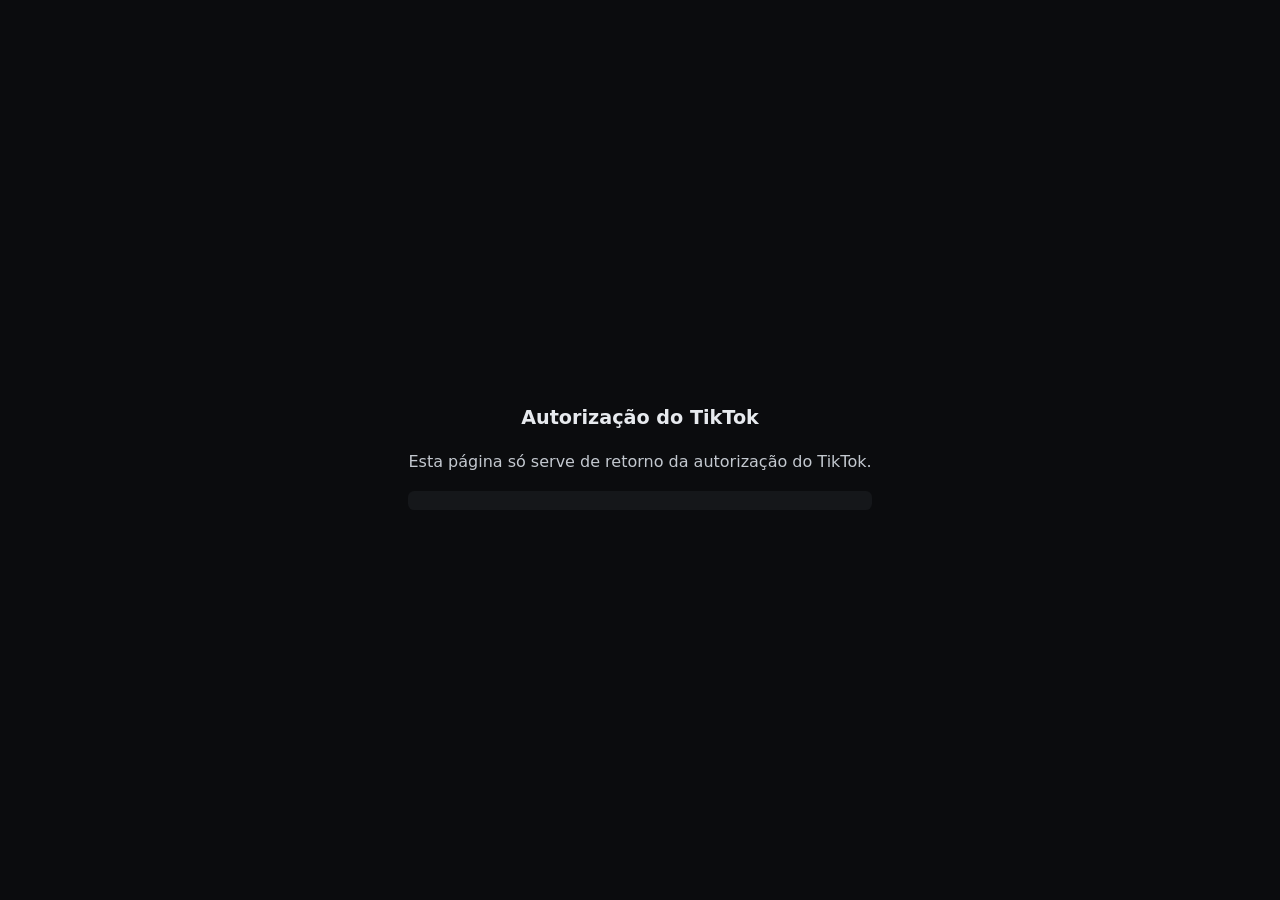
<file: tiktok/index.html>
<!doctype html>
<html lang="pt-BR">
<head>
<meta charset="utf-8">
<meta name="viewport" content="width=device-width,initial-scale=1">
<title>TikTok · Por Dentro da Ocorrência</title>
<style>
  :root { color-scheme: dark; }
  body { margin:0; display:grid; place-items:center; min-height:100vh; background:#0b0c0e; color:#e7eaee;
         font:16px/1.6 system-ui,-apple-system,"Segoe UI",sans-serif; }
  main { max-width:32rem; padding:2rem 1.5rem; text-align:center; }
  p { color:#c3c8cf; }
  code { display:block; margin-top:1rem; padding:.6rem; background:#15171a; border-radius:.4rem; word-break:break-all; font-size:.8rem; }
</style>
<!--site:icones-->
<link rel="icon" href="../favicon.ico" sizes="any">
<link rel="icon" type="image/png" sizes="32x32" href="../favicon-32.png">
<link rel="apple-touch-icon" href="../apple-touch-icon.png">
<!--/site:icones-->
</head>
<body>
<main>
  <h1 style="font-size:1.2rem">Autorização do TikTok</h1>
  <p id="msg">Voltando pro painel da fábrica…</p>
  <code id="cod" hidden></code>
</main>
<script>
  // Ponte do login do TikTok (05/10/2026): o TikTok só devolve pra endereço https, e o painel
  // roda no computador do criador. Esta página repassa o código pro painel local.
  var q = location.search;
  var p = new URLSearchParams(q);
  if (p.get("error")) {
    document.getElementById("msg").textContent = "O TikTok recusou a autorização: " + (p.get("error_description") || p.get("error"));
  } else if (p.get("code")) {
    document.getElementById("cod").textContent = location.href;
    document.getElementById("cod").hidden = false;
    document.getElementById("msg").textContent =
      "Voltando pro painel. Se ele não abrir, copie o endereço abaixo e cole na seção TikTok da aba Instagram.";
    location.replace("http://localhost:3000/api/tiktok/callback" + q);
  } else {
    document.getElementById("msg").textContent = "Esta página só serve de retorno da autorização do TikTok.";
  }
</script>
</body>
</html>
</file>
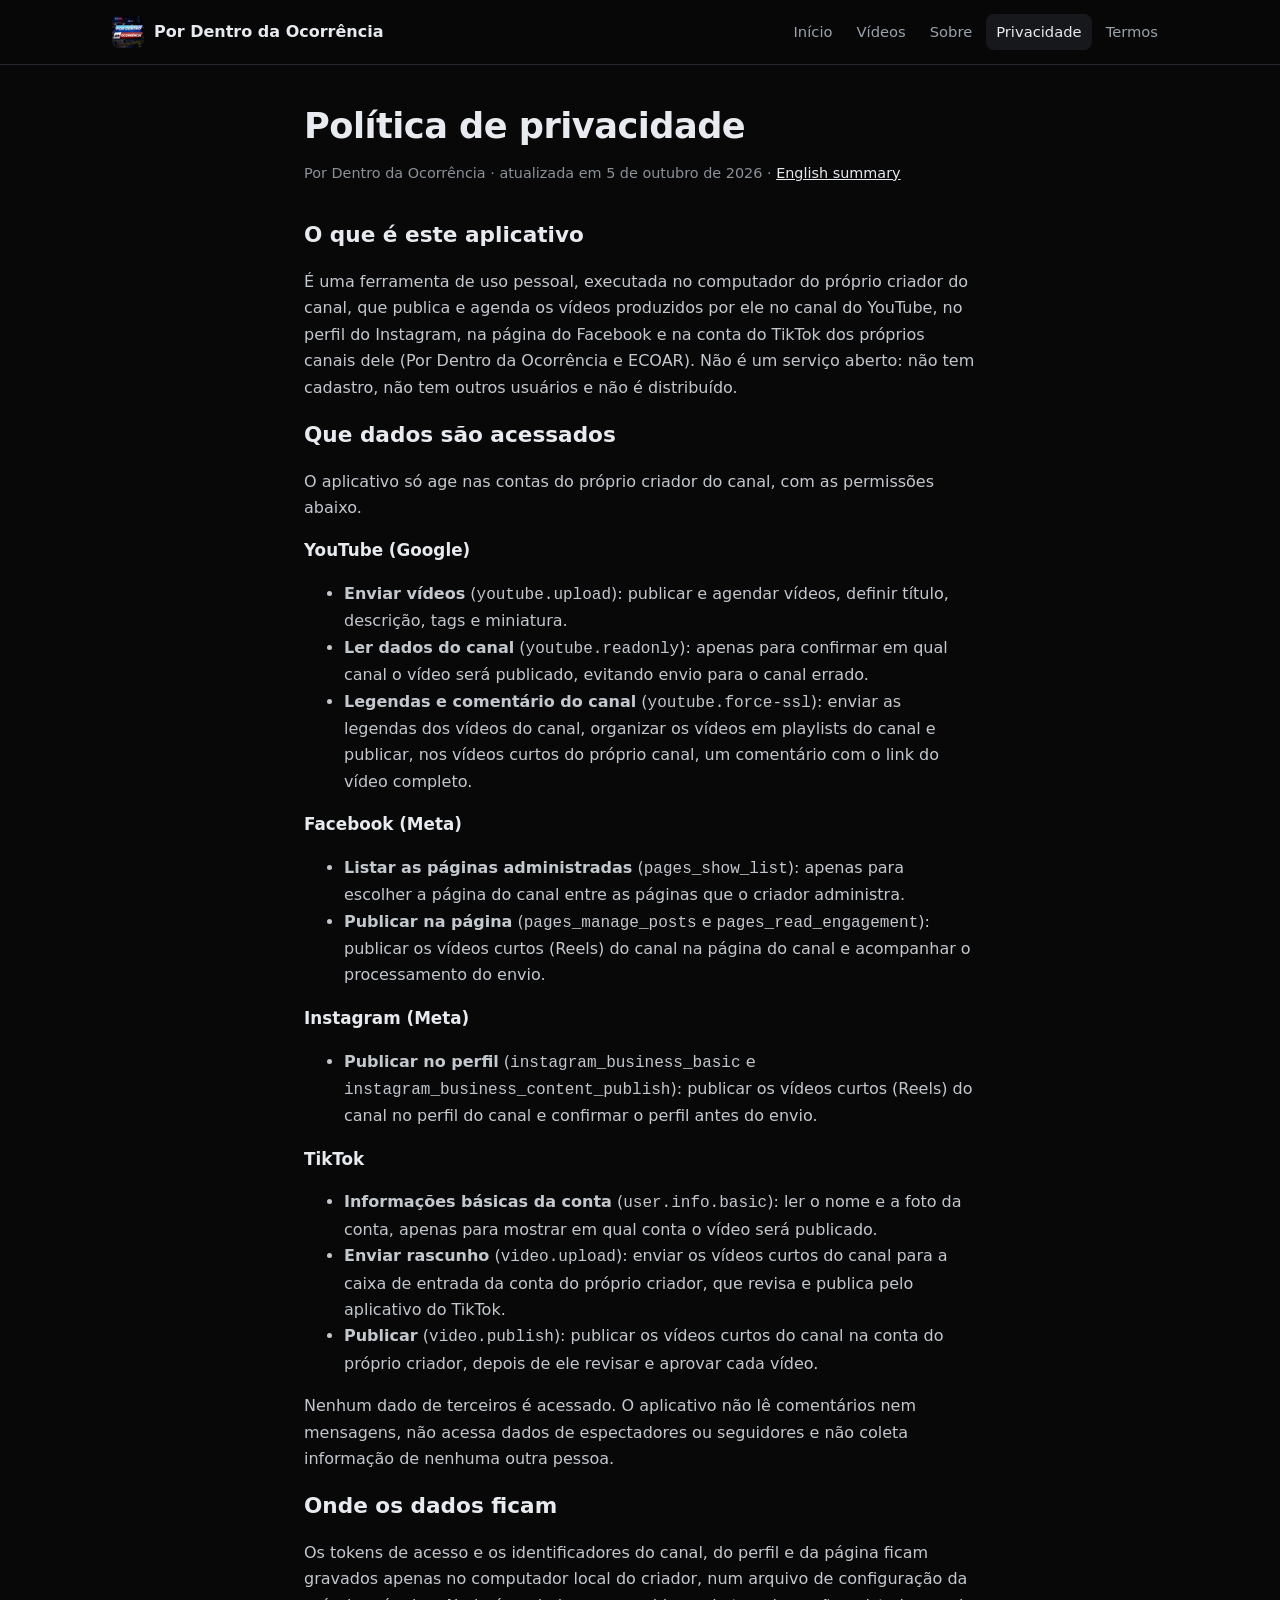
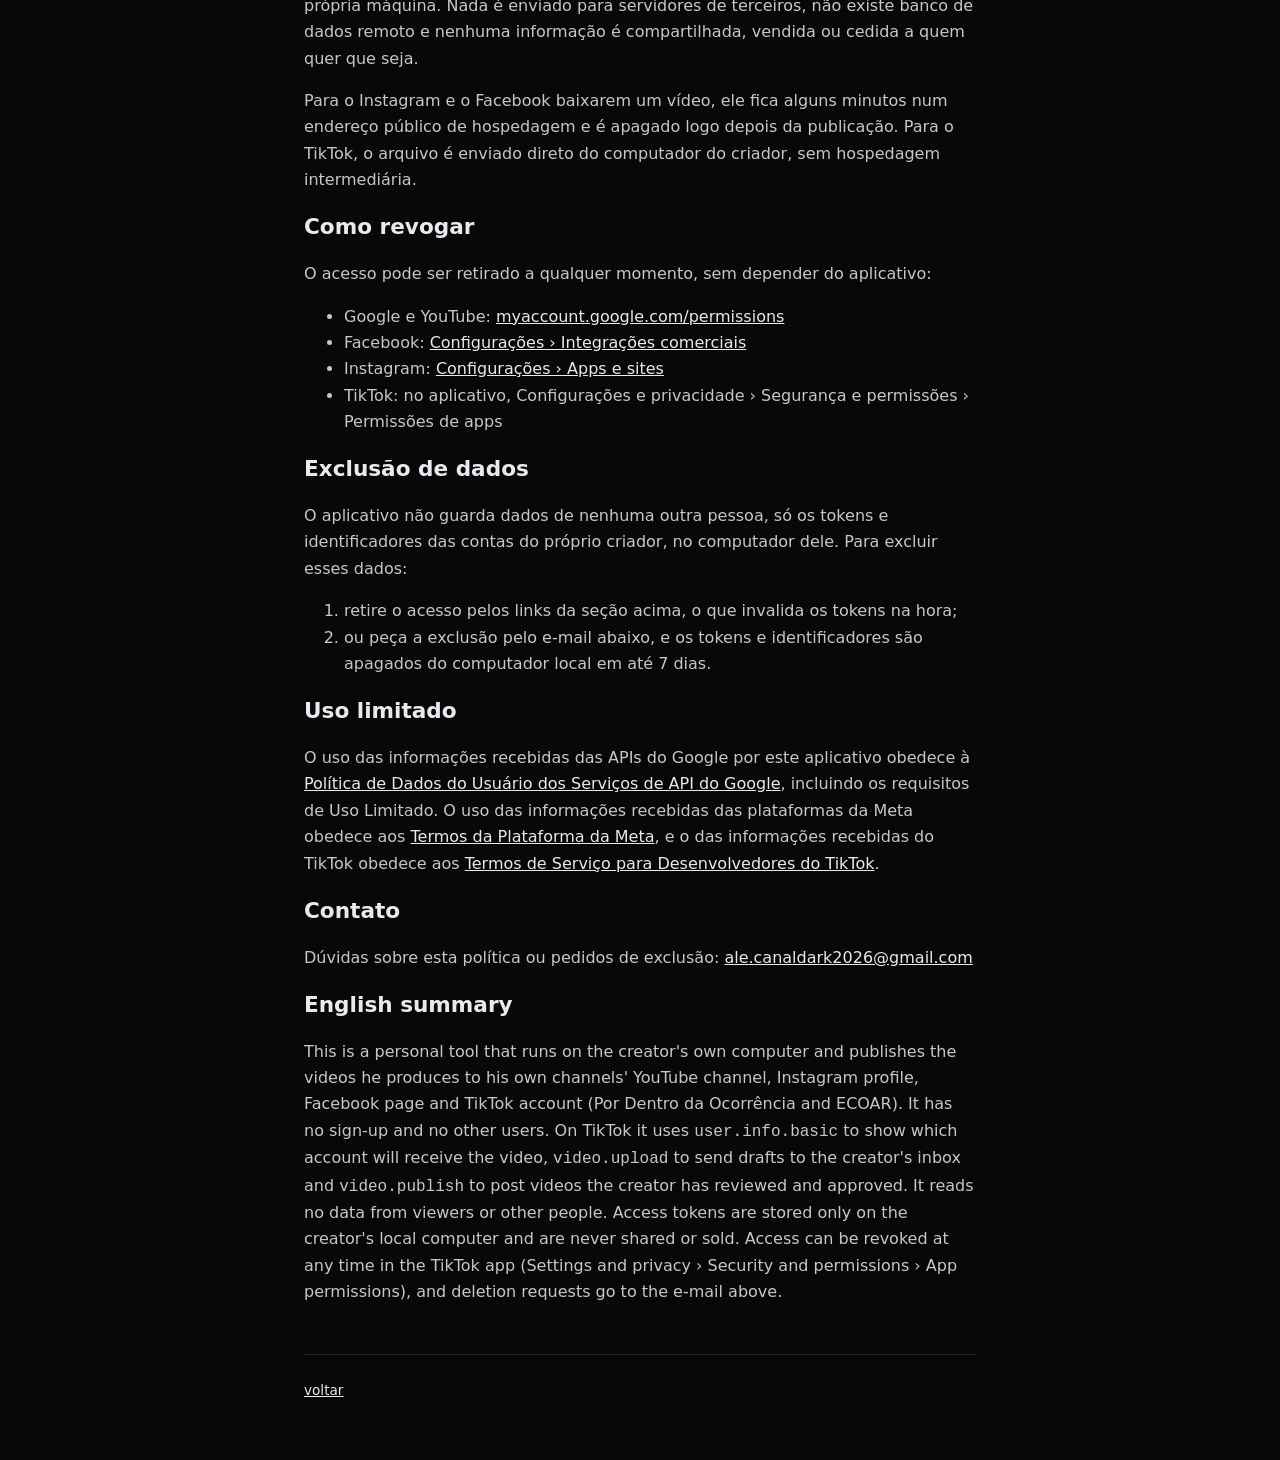
<file: privacidade.html>
<!doctype html>
<html lang="pt-BR">
<head>
<meta charset="utf-8">
<meta name="viewport" content="width=device-width,initial-scale=1">
<title>Política de privacidade · Por Dentro da Ocorrência</title>
<style>
  :root { color-scheme: dark; }
  body { margin:0; padding:3rem 1.5rem; background:#0b0c0e; color:#e7eaee;
         font:16px/1.7 system-ui,-apple-system,"Segoe UI",sans-serif; }
  main { max-width:42rem; margin:0 auto; }
  h1 { font-size:1.5rem; margin:0 0 .5rem; }
  h2 { font-size:1.05rem; margin:2.2rem 0 .6rem; }
  h3 { font-size:.98rem; margin:1.4rem 0 .4rem; }
  p, li { color:#c3c8cf; }
  a { color:#e7eaee; }
  .data { color:#8b9199; font-size:.9rem; margin-bottom:2rem; }
  .fim { margin-top:3rem; padding-top:1.5rem; border-top:1px solid #23262b; font-size:.85rem; color:#8b9199; }
</style>
<!--site:icones-->
<link rel="icon" href="favicon.ico" sizes="any">
<link rel="icon" type="image/png" sizes="32x32" href="favicon-32.png">
<link rel="apple-touch-icon" href="apple-touch-icon.png">
<!--/site:icones-->
<!--site:css--><link rel="stylesheet" href="site.css"><style>body{padding:0}main{padding-top:40px}</style>
</head>
<body>
<!--site:topo-->
<header class="topo"><div class="faixa">
  <a class="marca" href="index.html"><img src="favicon-32.png" srcset="apple-touch-icon.png 2x" width="32" height="32" alt=""><span>Por Dentro da Ocorrência</span></a>
  <nav><a href="index.html">Início</a><a href="videos.html">Vídeos</a><a href="sobre.html">Sobre</a><a href="privacidade.html" aria-current="page">Privacidade</a><a href="termos.html">Termos</a></nav>
</div></header>
<!--/site:topo-->
<main>
  <h1>Política de privacidade</h1>
  <p class="data">Por Dentro da Ocorrência · atualizada em 5 de outubro de 2026 · <a href="#english">English summary</a></p>

  <h2>O que é este aplicativo</h2>
  <p>
    É uma ferramenta de uso pessoal, executada no computador do próprio criador do canal, que
    publica e agenda os vídeos produzidos por ele no canal do YouTube, no perfil do Instagram,
    na página do Facebook e na conta do TikTok dos próprios canais dele (Por Dentro da Ocorrência
    e ECOAR). Não é um serviço aberto: não tem cadastro, não tem outros usuários e não é
    distribuído.
  </p>

  <h2>Que dados são acessados</h2>
  <p>
    O aplicativo só age nas contas do próprio criador do canal, com as permissões abaixo.
  </p>

  <h3>YouTube (Google)</h3>
  <ul>
    <li><strong>Enviar vídeos</strong> (<code>youtube.upload</code>): publicar e agendar vídeos, definir título, descrição, tags e miniatura.</li>
    <li><strong>Ler dados do canal</strong> (<code>youtube.readonly</code>): apenas para confirmar em qual canal o vídeo será publicado, evitando envio para o canal errado.</li>
    <li><strong>Legendas e comentário do canal</strong> (<code>youtube.force-ssl</code>): enviar as legendas dos vídeos do canal, organizar os vídeos em playlists do canal e publicar, nos vídeos curtos do próprio canal, um comentário com o link do vídeo completo.</li>
  </ul>

  <h3>Facebook (Meta)</h3>
  <ul>
    <li><strong>Listar as páginas administradas</strong> (<code>pages_show_list</code>): apenas para escolher a página do canal entre as páginas que o criador administra.</li>
    <li><strong>Publicar na página</strong> (<code>pages_manage_posts</code> e <code>pages_read_engagement</code>): publicar os vídeos curtos (Reels) do canal na página do canal e acompanhar o processamento do envio.</li>
  </ul>

  <h3>Instagram (Meta)</h3>
  <ul>
    <li><strong>Publicar no perfil</strong> (<code>instagram_business_basic</code> e <code>instagram_business_content_publish</code>): publicar os vídeos curtos (Reels) do canal no perfil do canal e confirmar o perfil antes do envio.</li>
  </ul>

  <h3>TikTok</h3>
  <ul>
    <li><strong>Informações básicas da conta</strong> (<code>user.info.basic</code>): ler o nome e a foto da conta, apenas para mostrar em qual conta o vídeo será publicado.</li>
    <li><strong>Enviar rascunho</strong> (<code>video.upload</code>): enviar os vídeos curtos do canal para a caixa de entrada da conta do próprio criador, que revisa e publica pelo aplicativo do TikTok.</li>
    <li><strong>Publicar</strong> (<code>video.publish</code>): publicar os vídeos curtos do canal na conta do próprio criador, depois de ele revisar e aprovar cada vídeo.</li>
  </ul>

  <p>
    Nenhum dado de terceiros é acessado. O aplicativo não lê comentários nem mensagens, não acessa
    dados de espectadores ou seguidores e não coleta informação de nenhuma outra pessoa.
  </p>

  <h2>Onde os dados ficam</h2>
  <p>
    Os tokens de acesso e os identificadores do canal, do perfil e da página ficam gravados apenas
    no computador local do criador, num arquivo de configuração da própria máquina. Nada é enviado
    para servidores de terceiros, não existe banco de dados remoto e nenhuma informação é
    compartilhada, vendida ou cedida a quem quer que seja.
  </p>
  <p>
    Para o Instagram e o Facebook baixarem um vídeo, ele fica alguns minutos num endereço público
    de hospedagem e é apagado logo depois da publicação. Para o TikTok, o arquivo é enviado
    direto do computador do criador, sem hospedagem intermediária.
  </p>

  <h2>Como revogar</h2>
  <p>
    O acesso pode ser retirado a qualquer momento, sem depender do aplicativo:
  </p>
  <ul>
    <li>Google e YouTube: <a href="https://myaccount.google.com/permissions">myaccount.google.com/permissions</a></li>
    <li>Facebook: <a href="https://www.facebook.com/settings?tab=business_tools">Configurações › Integrações comerciais</a></li>
    <li>Instagram: <a href="https://www.instagram.com/accounts/manage_access/">Configurações › Apps e sites</a></li>
    <li>TikTok: no aplicativo, Configurações e privacidade › Segurança e permissões › Permissões de apps</li>
  </ul>

  <h2 id="exclusao">Exclusão de dados</h2>
  <p>
    O aplicativo não guarda dados de nenhuma outra pessoa, só os tokens e identificadores das
    contas do próprio criador, no computador dele. Para excluir esses dados:
  </p>
  <ol>
    <li>retire o acesso pelos links da seção acima, o que invalida os tokens na hora;</li>
    <li>ou peça a exclusão pelo e-mail abaixo, e os tokens e identificadores são apagados do computador local em até 7 dias.</li>
  </ol>

  <h2>Uso limitado</h2>
  <p>
    O uso das informações recebidas das APIs do Google por este aplicativo obedece à
    <a href="https://developers.google.com/terms/api-services-user-data-policy">Política de Dados do Usuário dos Serviços de API do Google</a>,
    incluindo os requisitos de Uso Limitado. O uso das informações recebidas das plataformas da
    Meta obedece aos <a href="https://developers.facebook.com/terms/">Termos da Plataforma da Meta</a>,
    e o das informações recebidas do TikTok obedece aos
    <a href="https://www.tiktok.com/legal/page/global/tik-tok-developer-terms-of-service/en">Termos de Serviço para Desenvolvedores do TikTok</a>.
  </p>

  <h2>Contato</h2>
  <p>
    Dúvidas sobre esta política ou pedidos de exclusão: <a href="mailto:ale.canaldark2026@gmail.com">ale.canaldark2026@gmail.com</a>
  </p>

  <h2 id="english">English summary</h2>
  <p>
    This is a personal tool that runs on the creator's own computer and publishes the videos he
    produces to his own channels' YouTube channel, Instagram profile, Facebook page and TikTok
    account (Por Dentro da Ocorrência and ECOAR). It has no sign-up and no other users. On TikTok
    it uses <code>user.info.basic</code> to show which account will receive the video,
    <code>video.upload</code> to send drafts to the creator's inbox and <code>video.publish</code>
    to post videos the creator has reviewed and approved. It reads no data from viewers or other
    people. Access tokens are stored only on the creator's local computer and are never shared or
    sold. Access can be revoked at any time in the TikTok app (Settings and privacy › Security and
    permissions › App permissions), and deletion requests go to the e-mail above.
  </p>

  <div class="fim"><a href="./index.html">voltar</a></div>
</main>
</body>
</html>
</file>
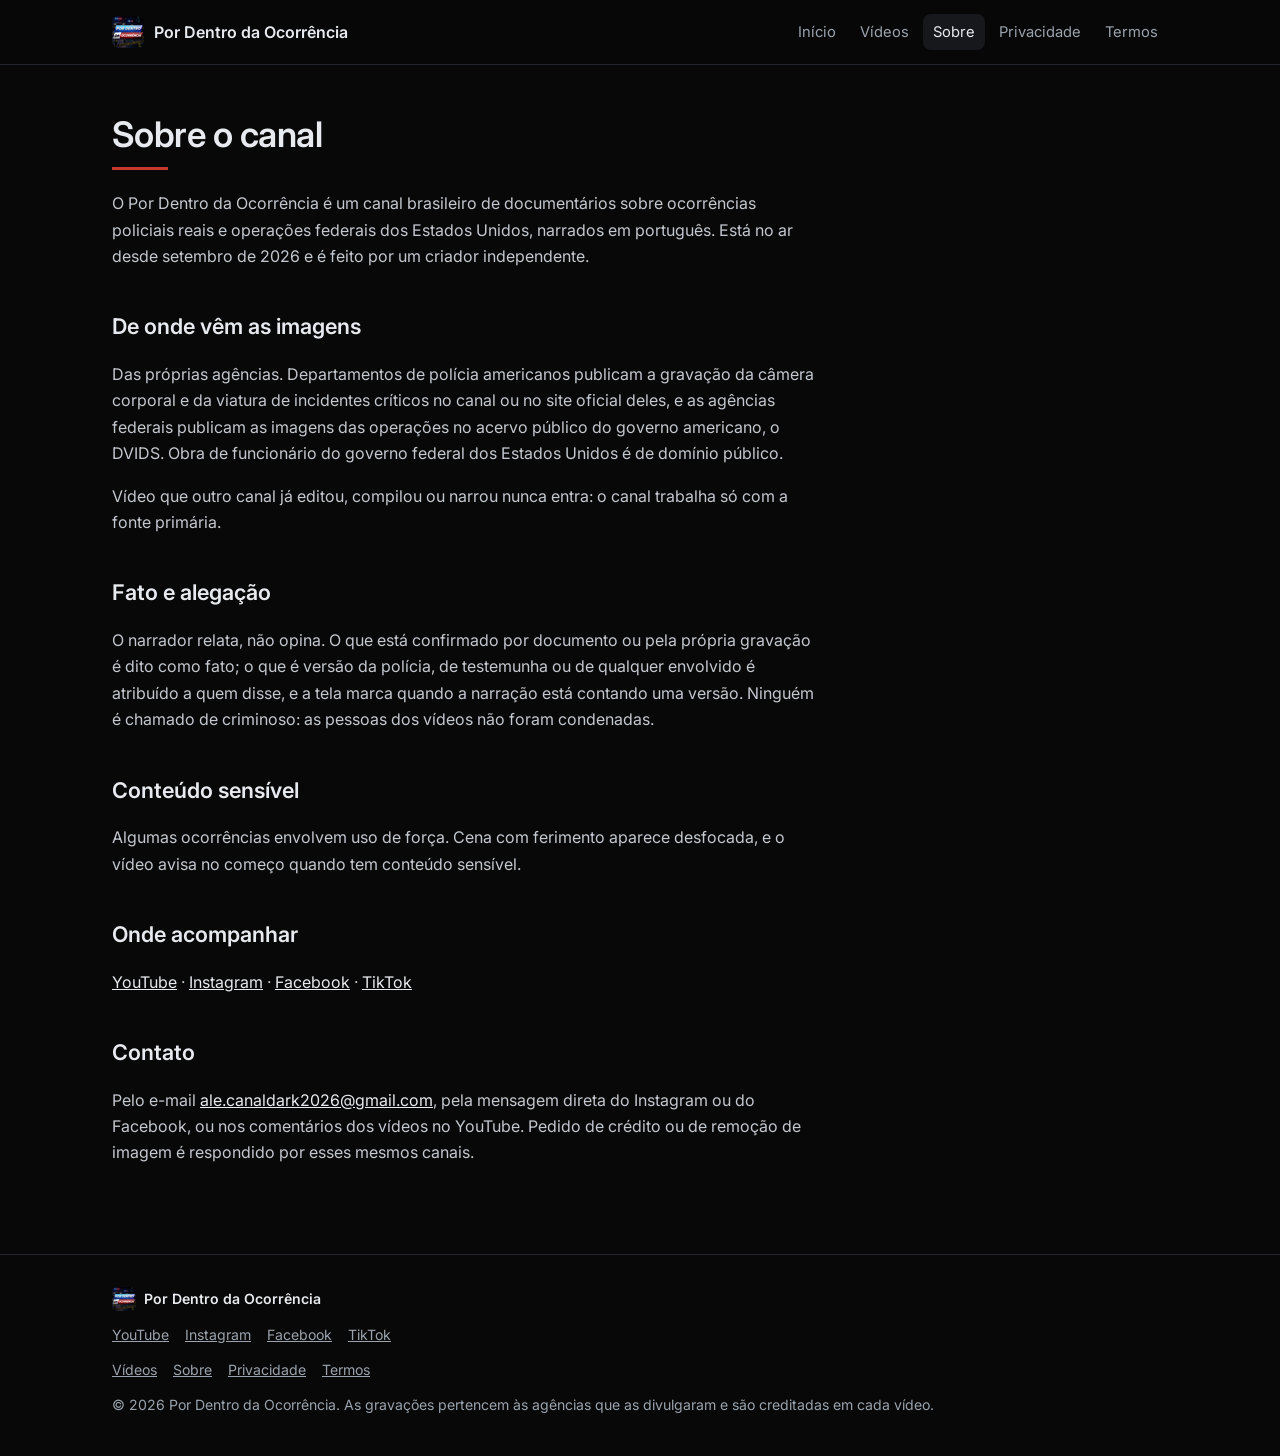
<file: sobre.html>
<!doctype html>
<html lang="pt-BR">
<head>
<meta charset="utf-8">
<meta name="viewport" content="width=device-width,initial-scale=1">
<title>Sobre · Por Dentro da Ocorrência</title>
<meta name="description" content="Quem faz o Por Dentro da Ocorrência, de onde vêm as gravações e como o canal trata fato e alegação.">
<meta property="og:title" content="Sobre · Por Dentro da Ocorrência">
<meta property="og:description" content="Quem faz o Por Dentro da Ocorrência, de onde vêm as gravações e como o canal trata fato e alegação.">
<meta property="og:image" content="https://aleroberto17.github.io/pordentrodaocorrencia/icone-512.png">
<!--site:icones-->
<link rel="icon" href="favicon.ico" sizes="any">
<link rel="icon" type="image/png" sizes="32x32" href="favicon-32.png">
<link rel="apple-touch-icon" href="apple-touch-icon.png">
<!--/site:icones-->
<link rel="preconnect" href="https://fonts.googleapis.com">
<link rel="preconnect" href="https://fonts.gstatic.com" crossorigin>
<link href="https://fonts.googleapis.com/css2?family=Inter:wght@400;500;600&display=swap" rel="stylesheet">
<link rel="stylesheet" href="site.css">
</head>
<body>
<!--site:topo-->
<header class="topo"><div class="faixa">
  <a class="marca" href="index.html"><img src="favicon-32.png" srcset="apple-touch-icon.png 2x" width="32" height="32" alt=""><span>Por Dentro da Ocorrência</span></a>
  <nav><a href="index.html">Início</a><a href="videos.html">Vídeos</a><a href="sobre.html" aria-current="page">Sobre</a><a href="privacidade.html">Privacidade</a><a href="termos.html">Termos</a></nav>
</div></header>
<!--/site:topo-->
<main><div class="faixa"><div class="texto">
  <h1>Sobre o canal</h1>
  <div class="fio"></div>
  <p>O Por Dentro da Ocorrência é um canal brasileiro de documentários sobre ocorrências policiais reais e operações federais dos Estados Unidos, narrados em português. Está no ar desde setembro de 2026 e é feito por um criador independente.</p>

  <h2>De onde vêm as imagens</h2>
  <p>Das próprias agências. Departamentos de polícia americanos publicam a gravação da câmera corporal e da viatura de incidentes críticos no canal ou no site oficial deles, e as agências federais publicam as imagens das operações no acervo público do governo americano, o DVIDS. Obra de funcionário do governo federal dos Estados Unidos é de domínio público.</p>
  <p>Vídeo que outro canal já editou, compilou ou narrou nunca entra: o canal trabalha só com a fonte primária.</p>

  <h2>Fato e alegação</h2>
  <p>O narrador relata, não opina. O que está confirmado por documento ou pela própria gravação é dito como fato; o que é versão da polícia, de testemunha ou de qualquer envolvido é atribuído a quem disse, e a tela marca quando a narração está contando uma versão. Ninguém é chamado de criminoso: as pessoas dos vídeos não foram condenadas.</p>

  <h2>Conteúdo sensível</h2>
  <p>Algumas ocorrências envolvem uso de força. Cena com ferimento aparece desfocada, e o vídeo avisa no começo quando tem conteúdo sensível.</p>

  <h2>Onde acompanhar</h2>
  <p><a href="https://www.youtube.com/@pordentrodaocorrencia" rel="noopener">YouTube</a> · <a href="https://www.instagram.com/pordentrodaocorrencia/" rel="noopener">Instagram</a> · <a href="https://www.facebook.com/1314445718427061" rel="noopener">Facebook</a> · <a href="https://www.tiktok.com/@por.dentro.da.ocorrencia" rel="noopener">TikTok</a></p>

  <h2>Contato</h2>
  <p>Pelo e-mail <a href="mailto:ale.canaldark2026@gmail.com">ale.canaldark2026@gmail.com</a>, pela mensagem direta do Instagram ou do Facebook, ou nos comentários dos vídeos no YouTube. Pedido de crédito ou de remoção de imagem é respondido por esses mesmos canais.</p>
</div></div></main>
<footer class="rodape"><div class="faixa">
  <div class="rodape-marca"><img src="favicon-32.png" width="24" height="24" alt=""> Por Dentro da Ocorrência</div>
  <nav><a href="https://www.youtube.com/@pordentrodaocorrencia" rel="noopener">YouTube</a><a href="https://www.instagram.com/pordentrodaocorrencia/" rel="noopener">Instagram</a><a href="https://www.facebook.com/1314445718427061" rel="noopener">Facebook</a><a href="https://www.tiktok.com/@por.dentro.da.ocorrencia" rel="noopener">TikTok</a></nav>
  <nav><a href="videos.html">Vídeos</a><a href="sobre.html">Sobre</a><a href="privacidade.html">Privacidade</a><a href="termos.html">Termos</a></nav>
  <p>© 2026 Por Dentro da Ocorrência. As gravações pertencem às agências que as divulgaram e são creditadas em cada vídeo.</p>
</div></footer>
</body>
</html>
</file>
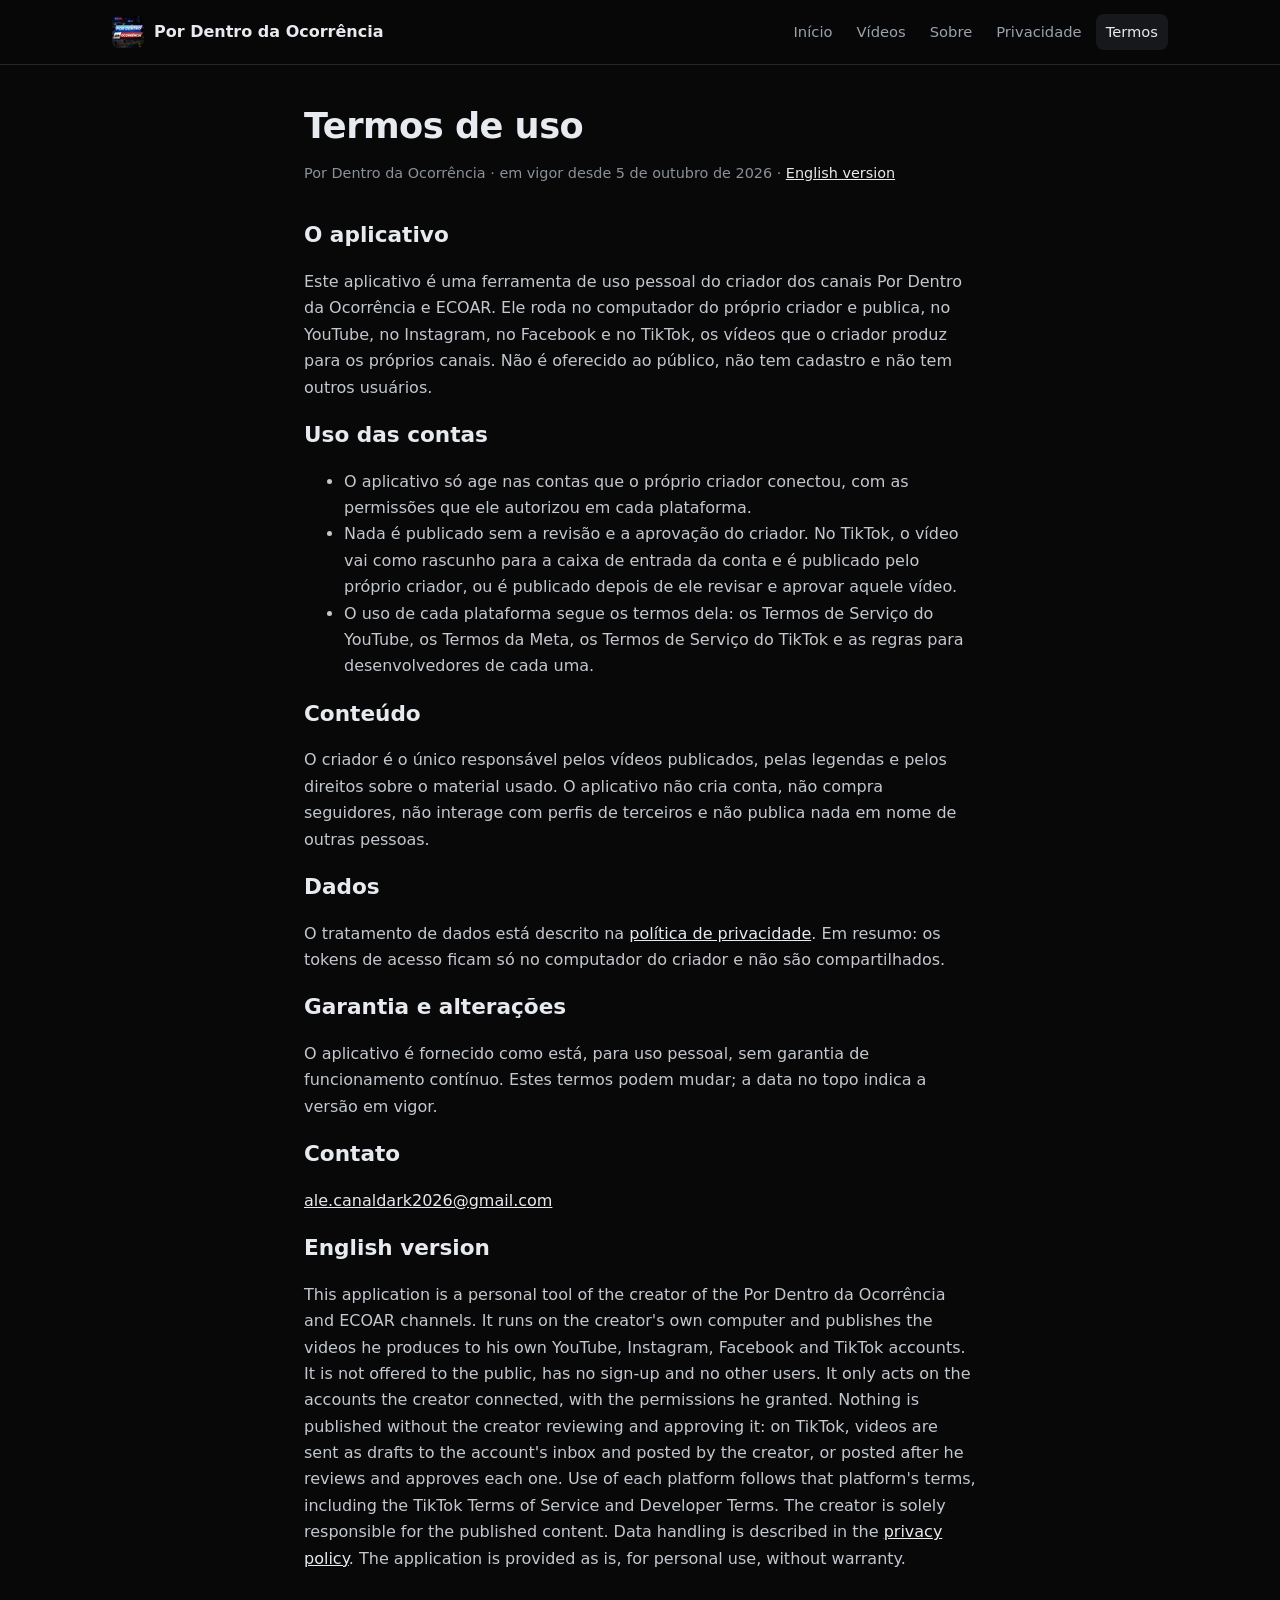
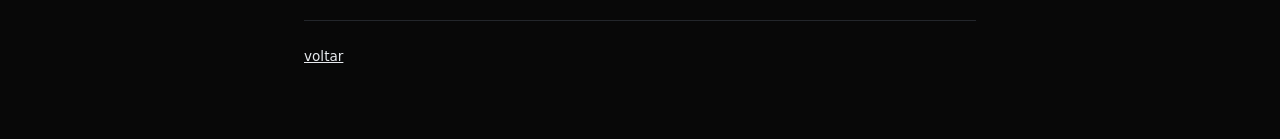
<file: termos.html>
<!doctype html>
<html lang="pt-BR">
<head>
<meta charset="utf-8">
<meta name="viewport" content="width=device-width,initial-scale=1">
<title>Termos de uso · Por Dentro da Ocorrência</title>
<style>
  :root { color-scheme: dark; }
  body { margin:0; padding:3rem 1.5rem; background:#0b0c0e; color:#e7eaee;
         font:16px/1.7 system-ui,-apple-system,"Segoe UI",sans-serif; }
  main { max-width:42rem; margin:0 auto; }
  h1 { font-size:1.5rem; margin:0 0 .5rem; }
  h2 { font-size:1.05rem; margin:2.2rem 0 .6rem; }
  p, li { color:#c3c8cf; }
  a { color:#e7eaee; }
  .data { color:#8b9199; font-size:.9rem; margin-bottom:2rem; }
  .fim { margin-top:3rem; padding-top:1.5rem; border-top:1px solid #23262b; font-size:.85rem; color:#8b9199; }
</style>
<!--site:icones-->
<link rel="icon" href="favicon.ico" sizes="any">
<link rel="icon" type="image/png" sizes="32x32" href="favicon-32.png">
<link rel="apple-touch-icon" href="apple-touch-icon.png">
<!--/site:icones-->
<!--site:css--><link rel="stylesheet" href="site.css"><style>body{padding:0}main{padding-top:40px}</style>
</head>
<body>
<!--site:topo-->
<header class="topo"><div class="faixa">
  <a class="marca" href="index.html"><img src="favicon-32.png" srcset="apple-touch-icon.png 2x" width="32" height="32" alt=""><span>Por Dentro da Ocorrência</span></a>
  <nav><a href="index.html">Início</a><a href="videos.html">Vídeos</a><a href="sobre.html">Sobre</a><a href="privacidade.html">Privacidade</a><a href="termos.html" aria-current="page">Termos</a></nav>
</div></header>
<!--/site:topo-->
<main>
  <h1>Termos de uso</h1>
  <p class="data">Por Dentro da Ocorrência · em vigor desde 5 de outubro de 2026 · <a href="#english">English version</a></p>

  <h2>O aplicativo</h2>
  <p>
    Este aplicativo é uma ferramenta de uso pessoal do criador dos canais Por Dentro da Ocorrência
    e ECOAR. Ele roda no computador do próprio criador e publica, no YouTube, no Instagram, no
    Facebook e no TikTok, os vídeos que o criador produz para os próprios canais. Não é oferecido
    ao público, não tem cadastro e não tem outros usuários.
  </p>

  <h2>Uso das contas</h2>
  <ul>
    <li>O aplicativo só age nas contas que o próprio criador conectou, com as permissões que ele autorizou em cada plataforma.</li>
    <li>Nada é publicado sem a revisão e a aprovação do criador. No TikTok, o vídeo vai como rascunho para a caixa de entrada da conta e é publicado pelo próprio criador, ou é publicado depois de ele revisar e aprovar aquele vídeo.</li>
    <li>O uso de cada plataforma segue os termos dela: os Termos de Serviço do YouTube, os Termos da Meta, os Termos de Serviço do TikTok e as regras para desenvolvedores de cada uma.</li>
  </ul>

  <h2>Conteúdo</h2>
  <p>
    O criador é o único responsável pelos vídeos publicados, pelas legendas e pelos direitos sobre o
    material usado. O aplicativo não cria conta, não compra seguidores, não interage com perfis de
    terceiros e não publica nada em nome de outras pessoas.
  </p>

  <h2>Dados</h2>
  <p>
    O tratamento de dados está descrito na <a href="./privacidade.html">política de privacidade</a>.
    Em resumo: os tokens de acesso ficam só no computador do criador e não são compartilhados.
  </p>

  <h2>Garantia e alterações</h2>
  <p>
    O aplicativo é fornecido como está, para uso pessoal, sem garantia de funcionamento contínuo.
    Estes termos podem mudar; a data no topo indica a versão em vigor.
  </p>

  <h2>Contato</h2>
  <p>
    <a href="mailto:ale.canaldark2026@gmail.com">ale.canaldark2026@gmail.com</a>
  </p>

  <h2 id="english">English version</h2>
  <p>
    This application is a personal tool of the creator of the Por Dentro da Ocorrência and ECOAR
    channels. It runs on the creator's own computer and publishes the videos he produces to his own
    YouTube, Instagram, Facebook and TikTok accounts. It is not offered to the public, has no
    sign-up and no other users. It only acts on the accounts the creator connected, with the
    permissions he granted. Nothing is published without the creator reviewing and approving it: on
    TikTok, videos are sent as drafts to the account's inbox and posted by the creator, or posted
    after he reviews and approves each one. Use of each platform follows that platform's terms,
    including the TikTok Terms of Service and Developer Terms. The creator is solely responsible for
    the published content. Data handling is described in the <a href="./privacidade.html#english">privacy policy</a>.
    The application is provided as is, for personal use, without warranty.
  </p>

  <div class="fim"><a href="./index.html">voltar</a></div>
</main>
</body>
</html>
</file>
<file: site.css>
:root{--fundo:#080808;--card:#101114;--card2:#16181c;--linha:#23262c;--texto:#e7eaee;--apoio:#9aa3ad;--marca:#c8382f;--info:#60c8e8;color-scheme:dark}
*{box-sizing:border-box}
body{margin:0;background:var(--fundo);color:var(--texto);font:16px/1.65 Inter,system-ui,-apple-system,"Segoe UI",sans-serif}
a{color:var(--texto)}
img{display:block;max-width:100%}
.faixa{max-width:68rem;margin:0 auto;padding:0 16px}
.topo{border-bottom:1px solid var(--linha);position:sticky;top:0;background:rgba(8,8,8,.94);backdrop-filter:blur(6px);z-index:2}
.topo .faixa{display:flex;align-items:center;justify-content:space-between;gap:16px;min-height:64px;flex-wrap:wrap}
.marca{display:flex;align-items:center;gap:10px;text-decoration:none;font-weight:600}
.marca img{border-radius:6px}
.topo nav{display:flex;gap:4px;flex-wrap:wrap}
.topo nav a{text-decoration:none;color:var(--apoio);padding:6px 10px;border-radius:8px;font-size:.92rem}
.topo nav a:hover,.topo nav a[aria-current]{color:var(--texto);background:var(--card2)}
main{padding:48px 0 72px}
.abertura{display:grid;grid-template-columns:1fr auto;gap:40px;align-items:center;padding:24px 0 56px;border-bottom:1px solid var(--linha)}
.abertura img{width:200px;height:200px;border-radius:28px}
h1{font-size:2.2rem;line-height:1.2;font-weight:600;margin:0 0 12px;letter-spacing:-.015em}
h2{font-size:1.35rem;font-weight:600;margin:0 0 6px}
h3{font-size:1.05rem;font-weight:600;margin:0 0 6px}
.fio{width:56px;height:3px;background:var(--marca);margin:0 0 20px}
.apoio,p{color:#c3c8cf}
.pequeno{color:var(--apoio);font-size:.9rem}
.botoes{display:flex;gap:10px;flex-wrap:wrap;margin-top:24px}
.botao{display:inline-block;padding:10px 18px;border-radius:8px;text-decoration:none;font-weight:500;border:1px solid var(--linha)}
.botao.principal{background:var(--marca);border-color:var(--marca);color:#fff}
.botao:hover{border-color:var(--apoio)}
section{padding:48px 0 8px}
.cabeca-secao{display:flex;justify-content:space-between;align-items:baseline;gap:12px;margin-bottom:20px;flex-wrap:wrap}
.grade{display:grid;grid-template-columns:repeat(auto-fill,minmax(250px,1fr));gap:20px}
.video{text-decoration:none;display:flex;flex-direction:column;gap:8px}
.video img{width:100%;aspect-ratio:16/9;object-fit:cover;border-radius:12px;border:1px solid var(--linha);background:var(--card)}
.video .titulo{font-weight:500;line-height:1.4}
.meta{color:var(--apoio);font-size:.85rem}
.grade-shorts{display:grid;grid-template-columns:repeat(auto-fill,minmax(150px,1fr));gap:16px}
.short{text-decoration:none;display:flex;flex-direction:column;gap:8px}
.short img{width:100%;aspect-ratio:9/16;object-fit:cover;border-radius:12px;border:1px solid var(--linha);background:var(--card)}
.short .titulo{font-size:.88rem;line-height:1.35;color:#c3c8cf}
.cards{display:grid;grid-template-columns:repeat(auto-fill,minmax(230px,1fr));gap:16px}
.card{background:var(--card);border:1px solid var(--linha);border-radius:12px;padding:20px}
.card p{margin:0;font-size:.95rem}
.texto{max-width:44rem}
.texto h2{margin-top:40px}
.rodape{border-top:1px solid var(--linha);padding:32px 0 40px;color:var(--apoio);font-size:.88rem}
.rodape .faixa{display:grid;gap:12px}
.rodape-marca{display:flex;align-items:center;gap:8px;color:var(--texto);font-weight:600}
.rodape-marca img{border-radius:5px}
.rodape nav{display:flex;gap:16px;flex-wrap:wrap}
.rodape nav a{color:var(--apoio)}
.rodape p{color:var(--apoio);margin:0}
@media (max-width:720px){.abertura{grid-template-columns:1fr}.abertura img{width:120px;height:120px;border-radius:20px;order:-1}h1{font-size:1.7rem}}
</file>
